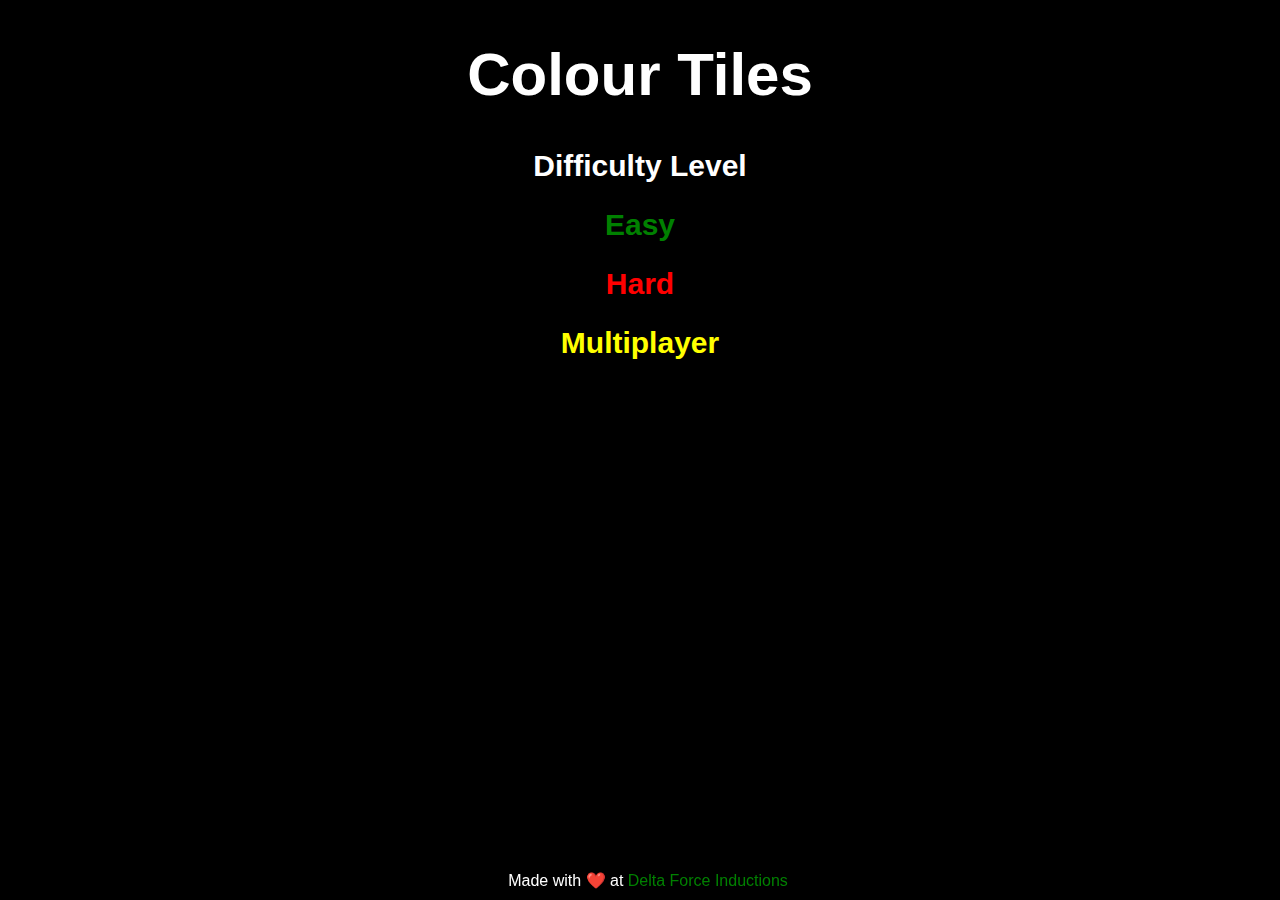
<file: index.html>
<!DOCTYPE html>
<html lang="en" dir="ltr">
  <head>
    <meta meta="" name="viewport" content="width=device-width,initial-scale=1,maximum-scale=1,user-scalable=no" charset="utf-8">
    <title>Colour Tiles</title>
    <link rel="stylesheet" href="styles.css">
  </head>
  <body>
    <h1>Colour Tiles</h1>
    <h2>Difficulty Level</h2>
    <div class="levels">
      <h2 class="easy">Easy</h2>
      <h2 class="hard">Hard</h2>
      <h2 class="multiplayer">Multiplayer</h2>
    </div>
    <footer class="footer">Made with <a class="heart" href="resources/hire-me.jpg">❤️</a> at <span class="delta">Delta Force Inductions</span></footer>
    <script src="app.js" charset="utf-8"></script>
  </body>
</html>
</file>
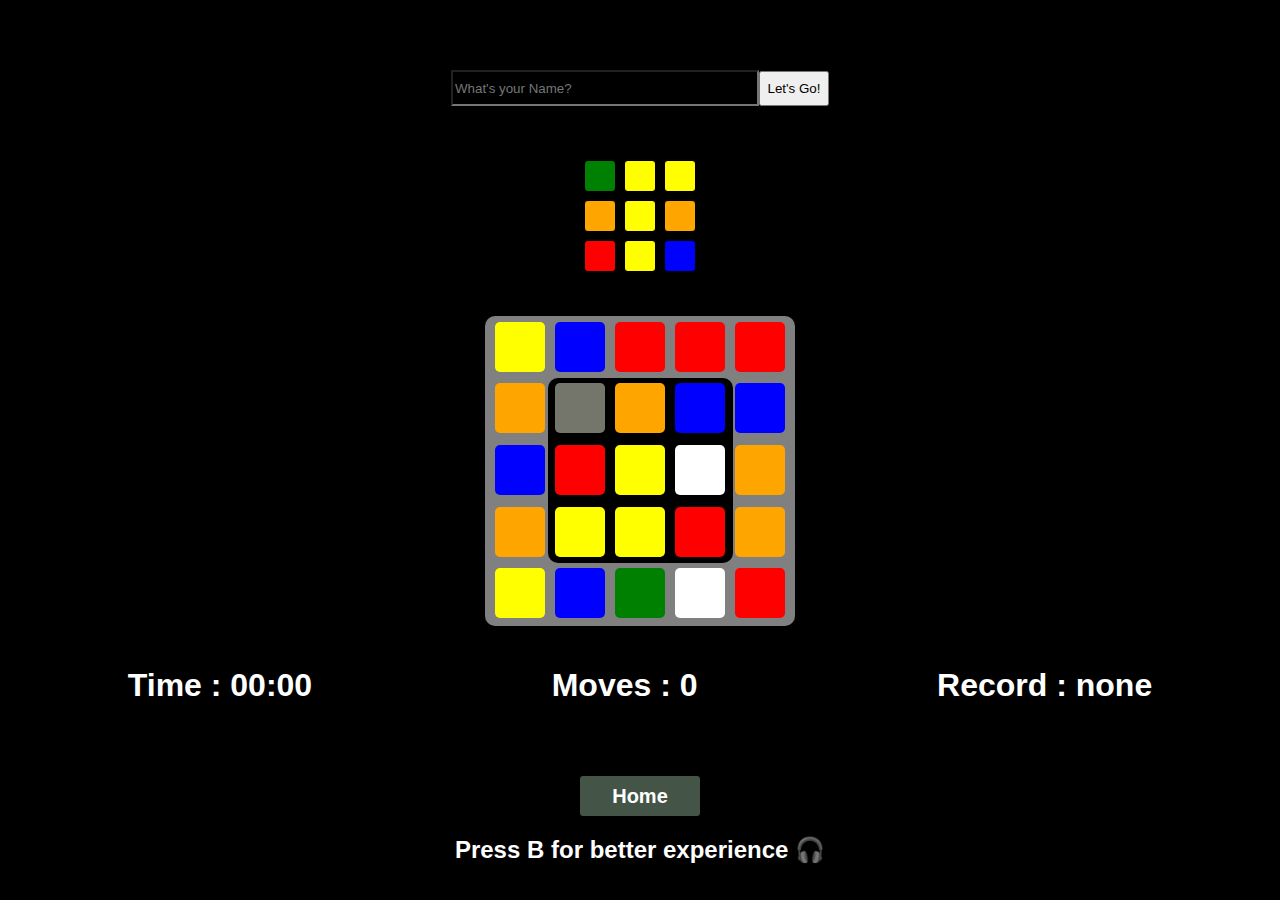
<file: easy/index_easy.html>
<!DOCTYPE html>
<html lang="en" dir="ltr">
  <head>
    <meta meta="" name="viewport" content="width=device-width,initial-scale=1,maximum-scale=1,user-scalable=no" charset="utf-8">
    <title>Colour Tiles - Easy</title>
    <link rel="stylesheet" href="styles_easy.css">
  </head>
  <body>
    <div class="input-div"></div>
    <div class="solution"></div>
    <div class="puzzle"></div>
    <div class="response"></div>
    <div class="score">
      <h1 class="score-time">Time : 00:00</h1>
      <h1 class="score-moves">Moves : 0</h1>
      <h1 class="record">Record : </h1>
    </div>
    <div class="player"></div>
    <audio class="bgm">
      <source src="resources/bgm.mp3" type="audio/mpeg">
    </audio>
    <div class="end-bar">
      <h2 class="home button">Home</h2>
      <h2 class="instruction">Press B for better experience 🎧</h2>
    </div>
    <script src="app_easy.js" charset="utf-8"></script>
  </body>
</html>
</file>
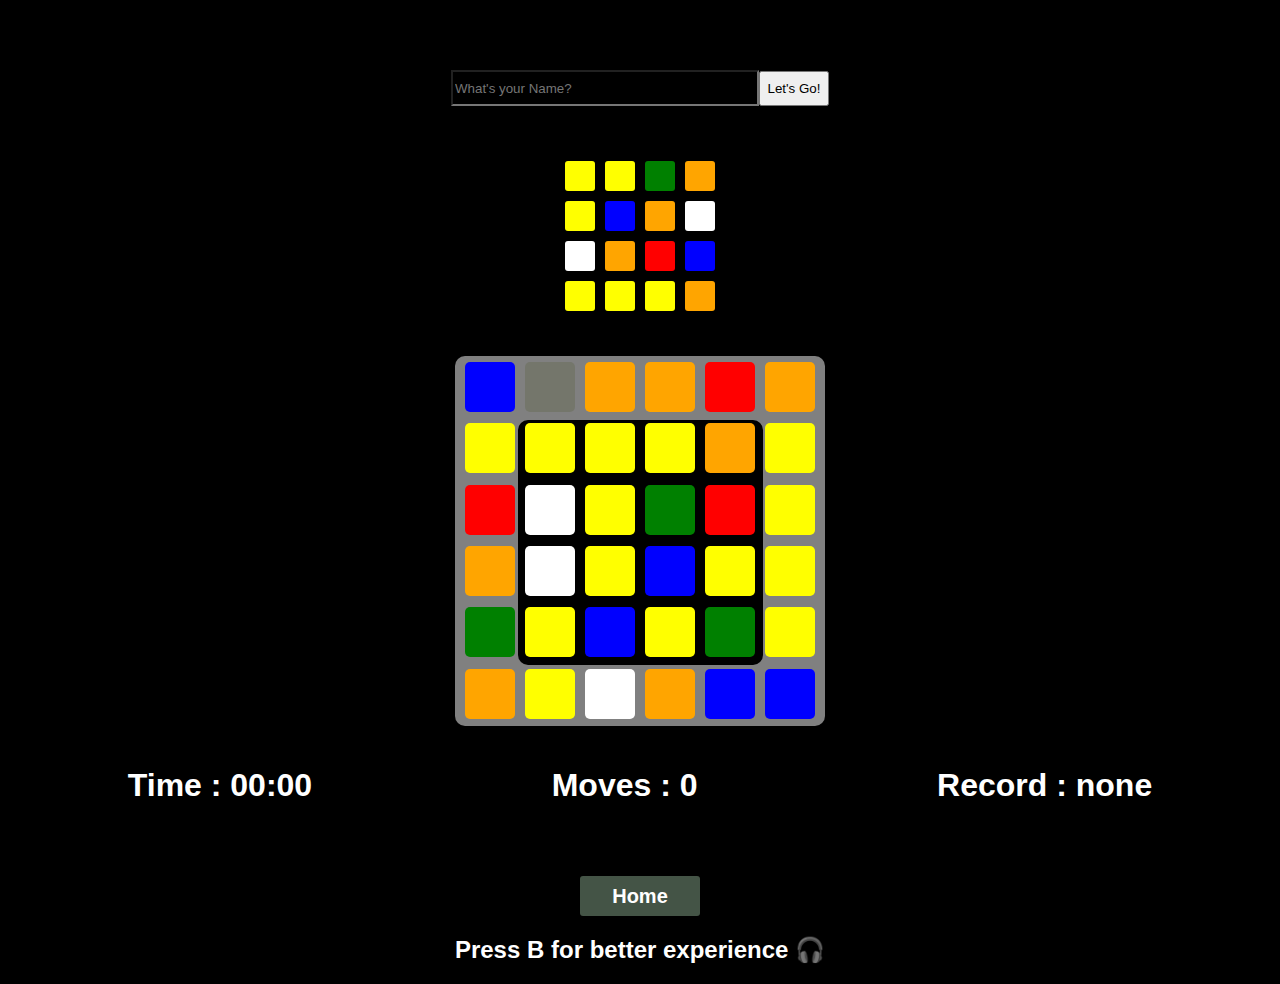
<file: hard/index_hard.html>
<!DOCTYPE html>
<html lang="en" dir="ltr">
  <head>
    <meta meta="" name="viewport" content="width=device-width,initial-scale=1,maximum-scale=1,user-scalable=no" charset="utf-8">
    <title>Colour Tiles - Hard</title>
    <link rel="stylesheet" href="styles_hard.css">
  </head>
  <body>
    <div class="input-div"></div>
    <div class="solution"></div>
    <div class="puzzle"></div>
    <div class="response"></div>
    <div class="score">
      <h1 class="score-time">Time : 00:00</h1>
      <h1 class="score-moves">Moves : 0</h1>
      <h1 class="record">Record : </h1>
    </div>
    <div class="player"></div>
    <audio class="bgm">
      <source src="resources/bgm.mp3" type="audio/mpeg">
    </audio>
    <div class="end-bar">
      <h2 class="home button">Home</h2>
      <h2 class="instruction">Press B for better experience 🎧</h2>
    </div>
    <script src="app_hard.js" charset="utf-8"></script>
  </body>
</html>
</file>
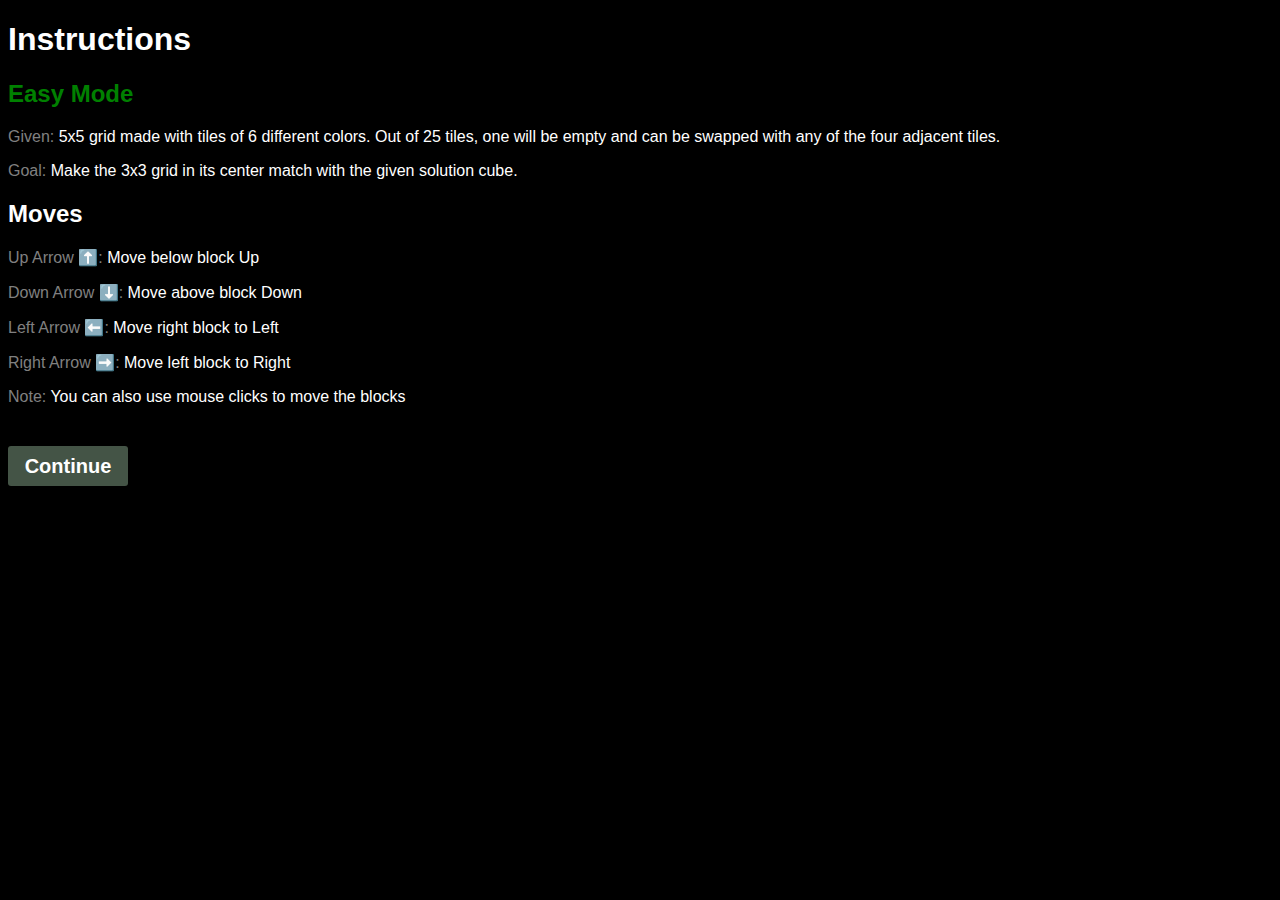
<file: instructions/index_instructions_easy.html>
<!DOCTYPE html>
<html lang="en" dir="ltr">
  <head>
    <meta meta="" name="viewport" content="width=device-width,initial-scale=1,maximum-scale=1,user-scalable=no" charset="utf-8">
    <title></title>
    <link rel="stylesheet" href="styles_instructions_easy.css">
  </head>
  <body>
    <h1>Instructions</h1>
    <h2><span class="easyMode">Easy Mode</span></h2>
    <p><span class="given">Given:</span> 5x5 grid made with tiles of 6 different colors. Out of 25 tiles, one will be empty and can be swapped with any of the four adjacent tiles.</p>
    <p><span class="goal">Goal:</span> Make the 3x3 grid in its center match with the given solution cube. </p>
    <h2>Moves</h2>
    <p><span class="arrow">Up Arrow ⬆️:</span> Move below block Up</p>
    <p><span class="arrow">Down Arrow ⬇️:</span> Move above block Down</p>
    <p><span class="arrow">Left Arrow ⬅️:</span> Move right block to Left</p>
    <p><span class="arrow">Right Arrow ➡️:</span> Move left block to Right</p>
    <p><span class="note">Note:</span> You can also use mouse clicks to move the blocks</p>
    <h2 class="continue">Continue</h2>
    <script src="app_instructions_easy.js" charset="utf-8"></script>
  </body>
</html>
</file>
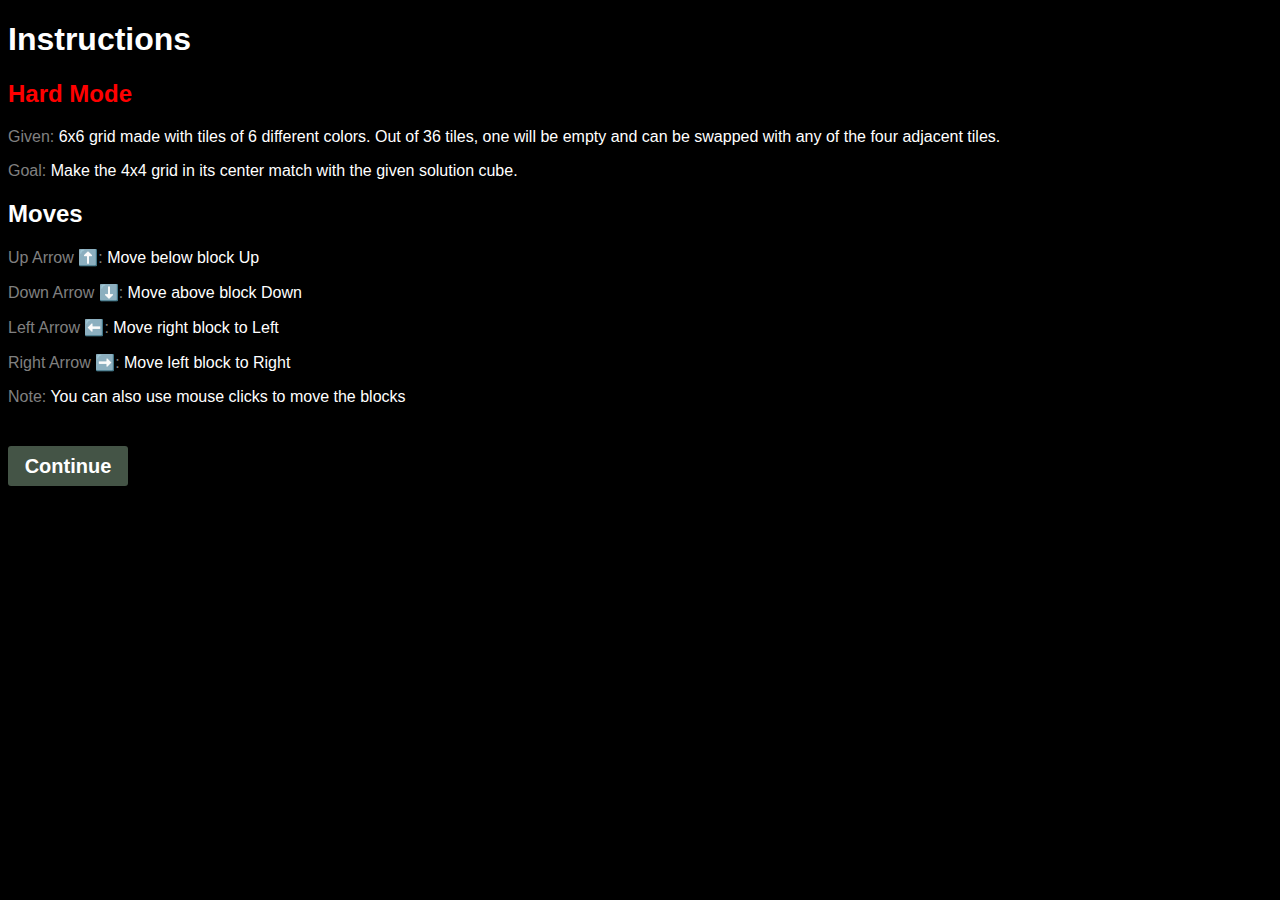
<file: instructions/index_instructions_hard.html>
<!DOCTYPE html>
<html lang="en" dir="ltr">
  <head>
    <meta meta="" name="viewport" content="width=device-width,initial-scale=1,maximum-scale=1,user-scalable=no" charset="utf-8">
    <title></title>
    <link rel="stylesheet" href="styles_instructions_hard.css">
  </head>
  <body>
    <h1>Instructions</h1>
    <h2><span class="hardMode">Hard Mode</span></h2>
    <p><span class="given">Given:</span> 6x6 grid made with tiles of 6 different colors. Out of 36 tiles, one will be empty and can be swapped with any of the four adjacent tiles.</p>
    <p><span class="goal">Goal:</span> Make the 4x4 grid in its center match with the given solution cube. </p>
    <h2>Moves</h2>
    <p><span class="arrow">Up Arrow ⬆️:</span> Move below block Up</p>
    <p><span class="arrow">Down Arrow ⬇️:</span> Move above block Down</p>
    <p><span class="arrow">Left Arrow ⬅️:</span> Move right block to Left</p>
    <p><span class="arrow">Right Arrow ➡️:</span> Move left block to Right</p>
    <p><span class="note">Note:</span> You can also use mouse clicks to move the blocks</p>
    <h2 class="continue">Continue</h2>
    <script src="app_instructions_hard.js" charset="utf-8"></script>
  </body>
</html>
</file>
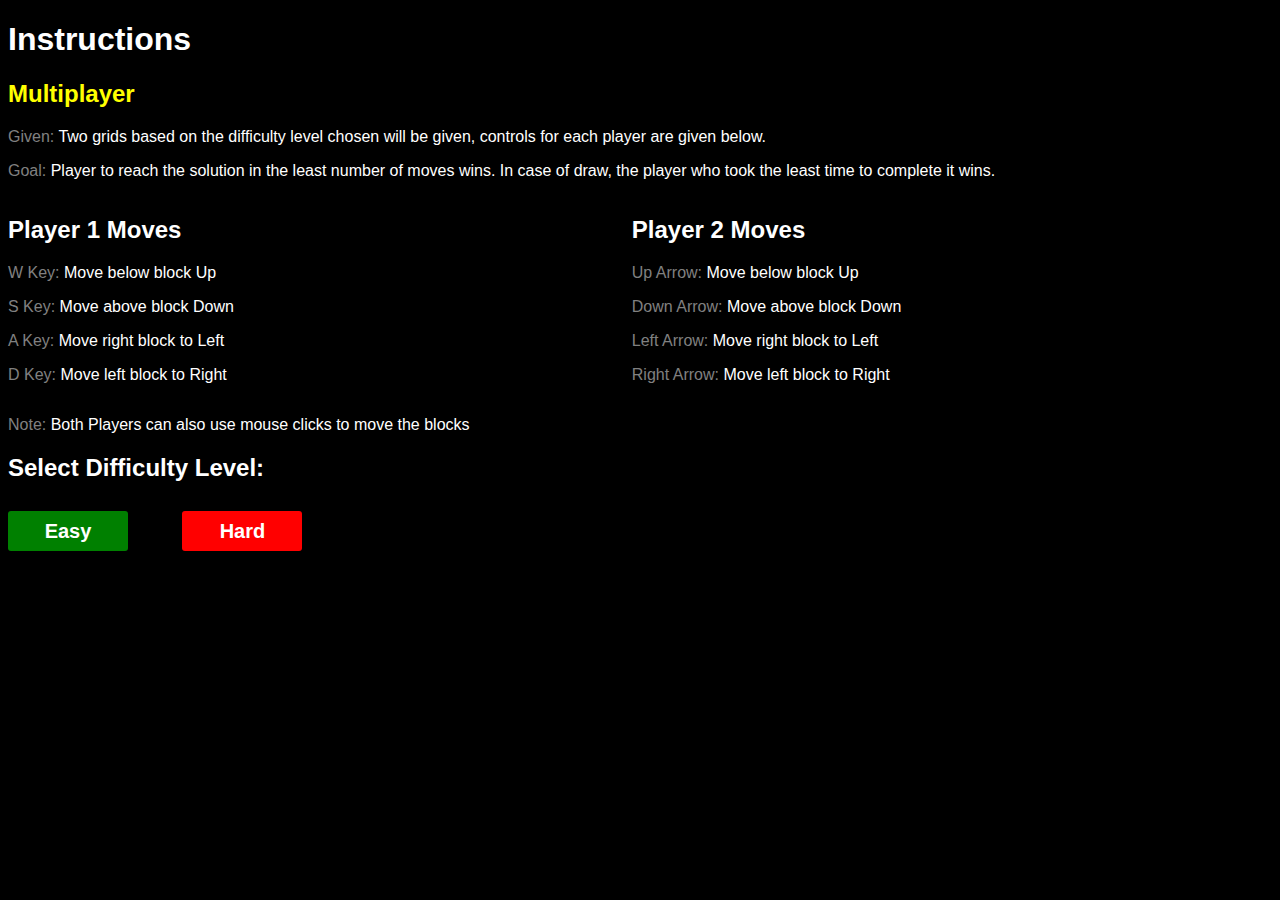
<file: instructions/index_instructions_multi.html>
<!DOCTYPE html>
<html lang="en" dir="ltr">
  <head>
    <meta meta="" name="viewport" content="width=device-width,initial-scale=1,maximum-scale=1,user-scalable=no" charset="utf-8">
    <title></title>
    <link rel="stylesheet" href="styles_instructions_multi.css">
  </head>
  <body>
    <h1>Instructions</h1>
    <h2><span class="multiplayer">Multiplayer</span></h2>
    <p><span class="given">Given:</span> Two grids based on the difficulty level chosen will be given, controls for each player are given below.</p>
    <p><span class="goal">Goal:</span> Player to reach the solution in the least number of moves wins. In case of draw, the player who took the least time to complete it wins. </p>
    <div class="player1">
      <h2>Player 1 Moves</h2>
      <p><span class="arrow">W Key:</span> Move below block Up</p>
      <p><span class="arrow">S Key:</span> Move above block Down</p>
      <p><span class="arrow">A Key:</span> Move right block to Left</p>
      <p><span class="arrow">D Key:</span> Move left block to Right</p>
    </div>
    <div class="player2">
      <h2>Player 2 Moves</h2>
      <p><span class="arrow">Up Arrow:</span> Move below block Up</p>
      <p><span class="arrow">Down Arrow:</span> Move above block Down</p>
      <p><span class="arrow">Left Arrow:</span> Move right block to Left</p>
      <p><span class="arrow">Right Arrow:</span> Move left block to Right</p>
    </div>
    <p><span class="note">Note:</span> Both Players can also use mouse clicks to move the blocks</p>
    <h2>Select Difficulty Level: </h2>
    <div class="choice">
      <h2 class="easy">Easy</h2>
      <h2 class="hard">Hard</h2>
    </div>
    <script src="app_instructions_multi.js" charset="utf-8"></script>
  </body>
</html>
</file>
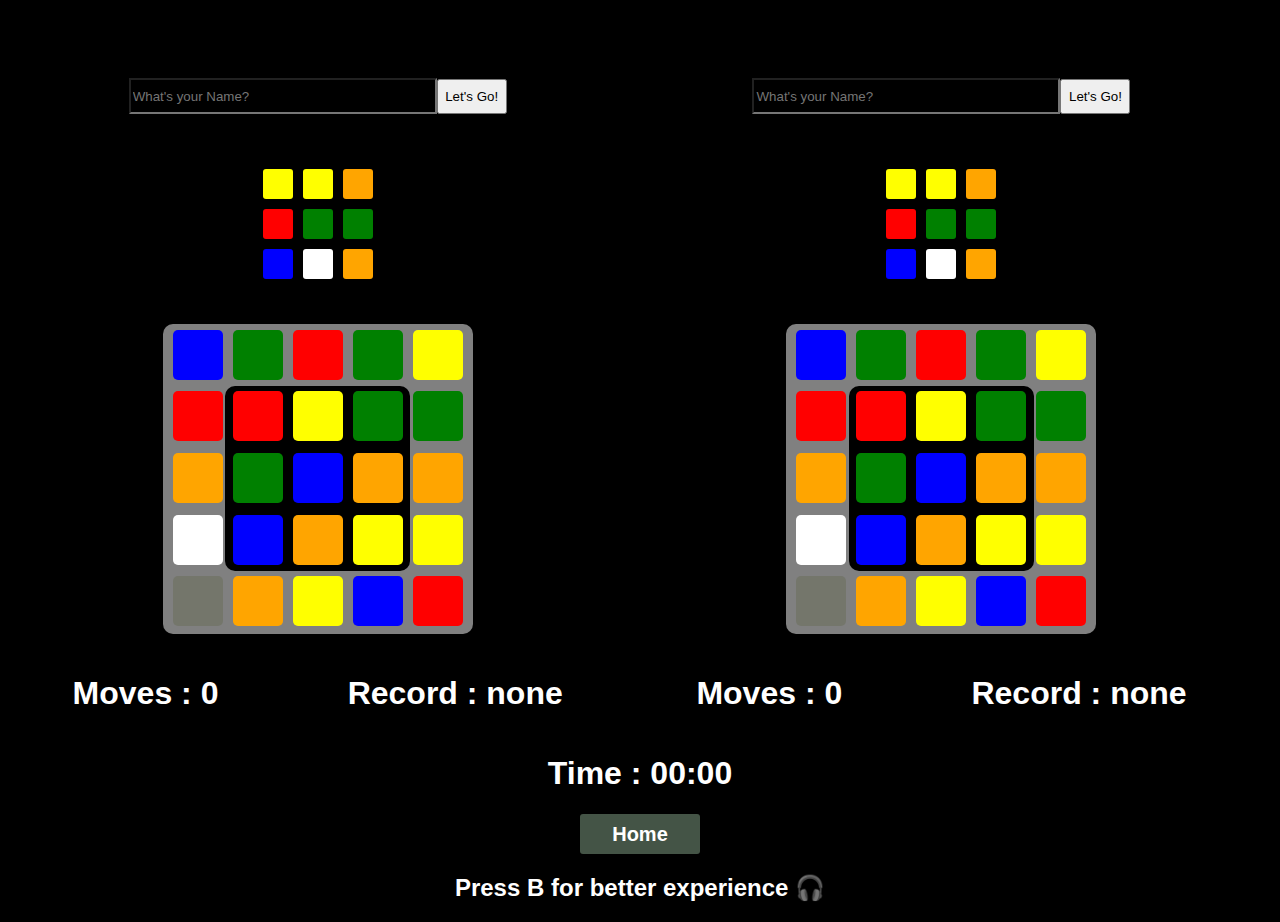
<file: multiplayer easy/index_multi_easy.html>
<!DOCTYPE html>
<html lang="en" dir="ltr">
  <head>
    <meta meta="" name="viewport" content="width=device-width,initial-scale=1,maximum-scale=1,user-scalable=no" charset="utf-8">
    <title>Colour Tiles - Multiplayer</title>
    <link rel="stylesheet" href="styles_multi_easy.css">
  </head>
  <body>
    <div class="player1">
      <div class="input-div"></div>
      <div class="solution"></div>
      <div class="puzzle"></div>
      <div class="response"></div>
      <div class="score">
        <h1 class="score-moves">Moves : 0</h1>
        <h1 class="record">Record : </h1>
      </div>
      <div class="playerName1"></div>
    </div>
    <div class="player2">
      <div class="input-div"></div>
      <div class="solution"></div>
      <div class="puzzle"></div>
      <div class="response"></div>
      <div class="score">
        <h1 class="score-moves">Moves : 0</h1>
        <h1 class="record">Record : </h1>
      </div>
      <div class="playerName2"></div>
    </div>
    <audio class="bgm">
      <source src="resources/bgm.mp3" type="audio/mpeg">
    </audio>
    <h1 class="score-time">Time : 00:00</h1>
    <div class="end-bar">
      <h2 class="home button">Home</h2>
      <h2 class="instruction">Press B for better experience 🎧</h2>
    </div>
    <script src="app_multi_easy.js" charset="utf-8"></script>
  </body>
</html>
</file>
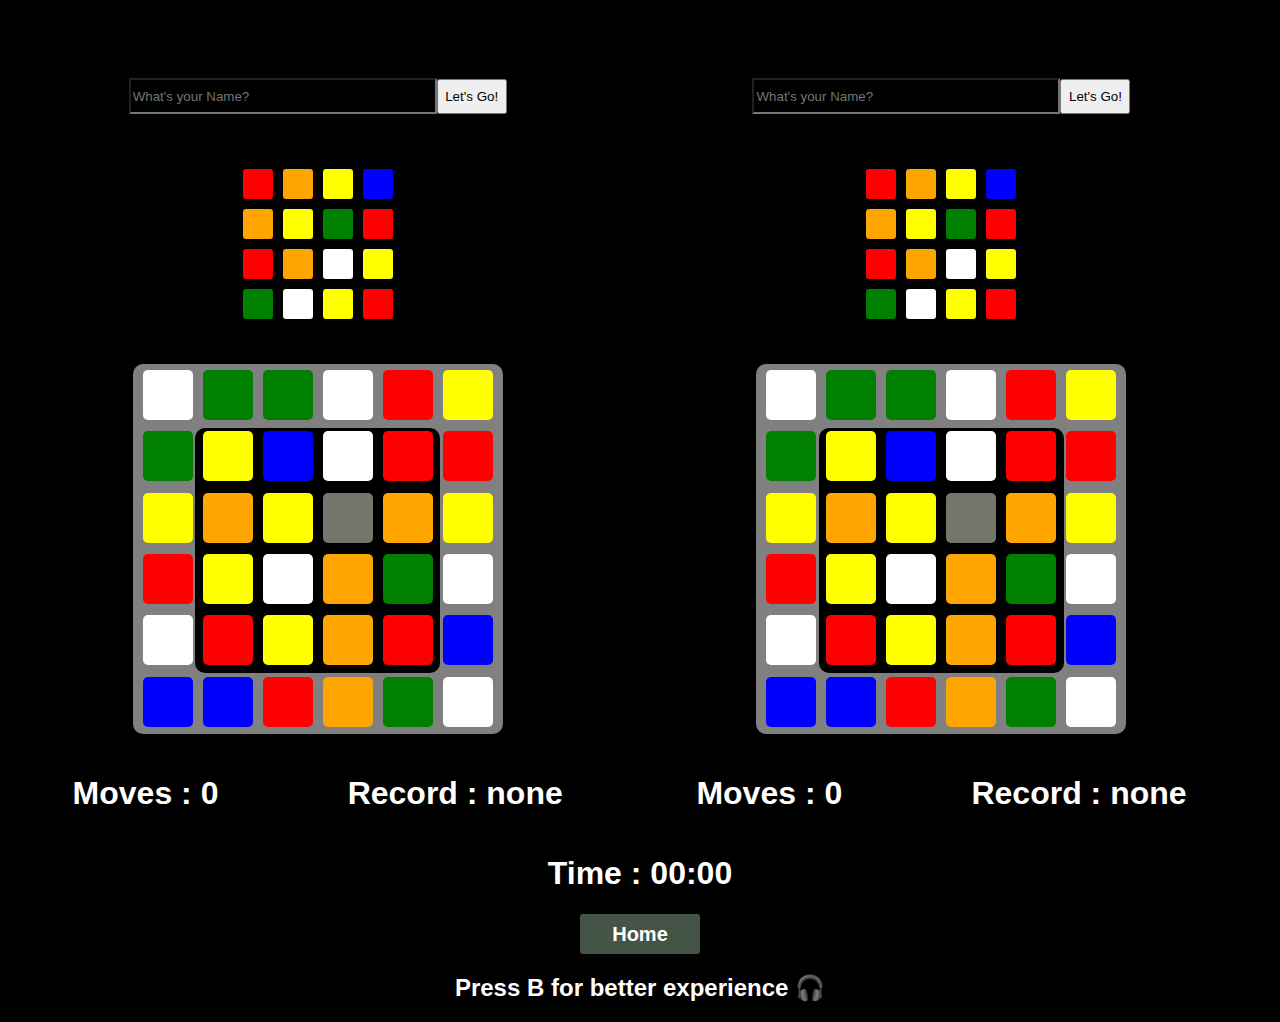
<file: multiplayer hard/index_multi_hard.html>
<!DOCTYPE html>
<html lang="en" dir="ltr">
  <head>
    <meta meta="" name="viewport" content="width=device-width,initial-scale=1,maximum-scale=1,user-scalable=no" charset="utf-8">
    <title>Colour Tiles - Multiplayer</title>
    <link rel="stylesheet" href="styles_multi_hard.css">
  </head>
  <body>
    <div class="player1">
      <div class="input-div"></div>
      <div class="solution"></div>
      <div class="puzzle"></div>
      <div class="response"></div>
      <div class="score">
        <h1 class="score-moves">Moves : 0</h1>
        <h1 class="record">Record : </h1>
      </div>
      <div class="playerName1"></div>
    </div>
    <div class="player2">
      <div class="input-div"></div>
      <div class="solution"></div>
      <div class="puzzle"></div>
      <div class="response"></div>
      <div class="score">
        <h1 class="score-moves">Moves : 0</h1>
        <h1 class="record">Record : </h1>
      </div>
      <div class="playerName2"></div>
    </div>
    <audio class="bgm">
      <source src="resources/bgm.mp3" type="audio/mpeg">
    </audio>
    <h1 class="score-time">Time : 00:00</h1>
    <div class="end-bar">
      <h2 class="home button">Home</h2>
      <h2 class="instruction">Press B for better experience 🎧</h2>
    </div>
    <script src="app_multi_hard.js" charset="utf-8"></script>
  </body>
</html>
</file>
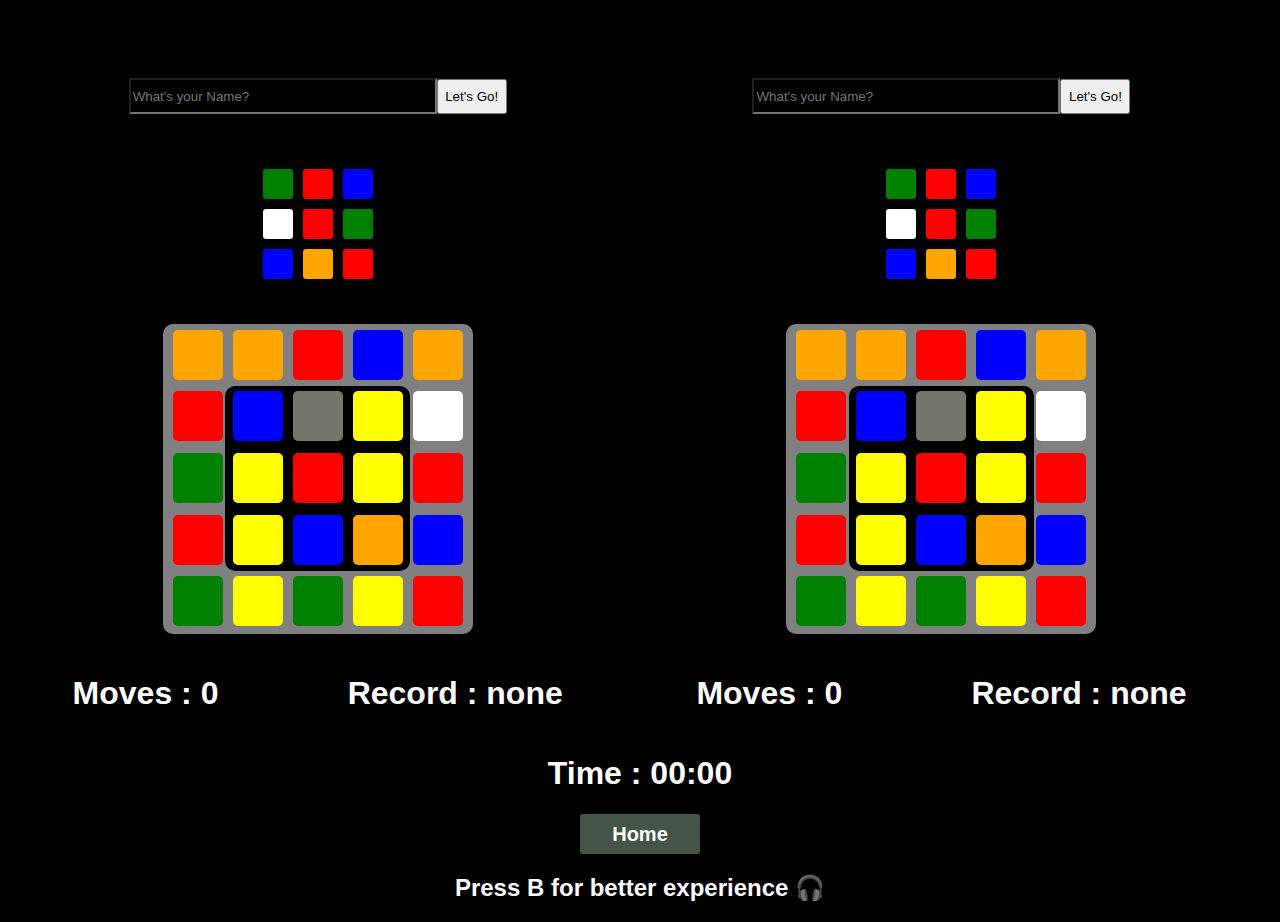
<file: multiplayer/index_multi.html>
<!DOCTYPE html>
<html lang="en" dir="ltr">
  <head>
    <meta meta="" name="viewport" content="width=device-width,initial-scale=1,maximum-scale=1,user-scalable=no" charset="utf-8">
    <title>Colour Tiles - Multiplayer</title>
    <link rel="stylesheet" href="styles_multi.css">
  </head>
  <body>
    <div class="player1">
      <div class="input-div"></div>
      <div class="solution"></div>
      <div class="puzzle"></div>
      <div class="response"></div>
      <div class="score">
        <h1 class="score-moves">Moves : 0</h1>
        <h1 class="record">Record : </h1>
      </div>
      <div class="playerName1"></div>
    </div>
    <div class="player2">
      <div class="input-div"></div>
      <div class="solution"></div>
      <div class="puzzle"></div>
      <div class="response"></div>
      <div class="score">
        <h1 class="score-moves">Moves : 0</h1>
        <h1 class="record">Record : </h1>
      </div>
      <div class="playerName2"></div>
    </div>
    <audio class="bgm">
      <source src="resources/bgm.mp3" type="audio/mpeg">
    </audio>
    <h1 class="score-time">Time : 00:00</h1>
    <div class="end-bar">
      <h2 class="home button">Home</h2>
      <h2 class="instruction">Press B for better experience 🎧</h2>
    </div>
    <script src="app_multi.js" charset="utf-8"></script>
  </body>
</html>
</file>
<file: styles.css>
body {
  background-color: black;
  color: white;
  font-family: 'Open Sans', sans-serif;
}
.easy {
  color: green;
  cursor: pointer;
}
.hard {
  color: red;
  cursor: pointer;
}
.multiplayer {
  color: yellow;
  cursor: pointer;
}
h1 {
  text-align: center;
  font-size: 60px;
}
h2 {
  text-align: center;
  font-size: 30px;
}
.footer {
  position: fixed;
  bottom: 10px;
  text-align: center;
  width: 100%;
}
.delta {
  color: green;
}
.heart {
  text-decoration: none;
}
</file>
<file: easy/styles_easy.css>
body {
  background-color: black;
  color: white;
  font-family: 'Open Sans', sans-serif;
}
.puzzle {
  display: flex;
  flex-wrap: wrap;
  width: 310px;
  height: 310px;
  background-color: grey;
  border-radius: 10px;
  justify-content: center;
  align-items: center;
  margin: 40px auto 20px auto;
}
.square {
  width: 50px;
  height: 50px;
  border-radius: 5px;
  background-color: #74766b;
  margin: 5px;
  z-index: 2;
}
.solution {
  display: flex;
  flex-wrap: wrap;
  width: 120px;
  height: 120px;
  background-color: black;
  border-radius: 5px;
  justify-content: center;
  align-items: center;
  margin: 20px auto 0 auto;
}
.solution div {
  width: 30px;
  height: 30px;
  border-radius: 3px;
  background-color: #EEE4DA;
  margin: 5px;
}
.message {
  color: black;
  margin-top: -400px;
  z-index: 4;
}
.black-box {
  width: 185px;
  height: 185px;
  background-color: black;
  margin-top: -310px;
  border-radius: 10px;
  z-index: 1;
}
.endScreen {
  background-color: yellow;
  width: 310px;
  height: 310px;
  z-index: 4;
  margin-top: -300px;
  opacity: 0.5;
  border-radius: 10px;
}
.endBlackbox {
  margin-top: -300px;
}
.choicebox {
  display: flex;
  flex-wrap: wrap;
  width: 260px;
  z-index: 4;
  justify-content: space-between;
  margin-top: -250px;
}
.home {
  height: 40px;
  width: 120px;
  background-color: #445446;
  border-radius: 3px;
  color: white;
  font-size: 20px;
  text-align: center;
  line-height: 40px;
  cursor: pointer;
}
.tryAgain {
  height: 40px;
  width: 120px;
  background-color: #445446;
  border-radius: 3px;
  color: white;
  font-size: 20px;
  text-align: center;
  line-height: 40px;
  cursor: pointer;
}
.instruction {
  color: white;
}
h1, h2 {
  text-align: center;
}
.score-time, .score-moves, .record {
  display: inline;
}
.score {
  display: flex;
  flex-wrap: wrap;
  justify-content: space-around;
}
.button {
  margin: 0 auto;
}
.input-div {
  text-align: center;
  margin-top: 70px;
  margin-bottom: 50px;
}
.input-div input {
  background-color: black;
  color: white;
  width: 300px;
  height: 30px;
}
.input-div button {
  height: 35px;
  width: 70px;
  cursor: pointer;
}
.player {
  margin-bottom: 50px;
}
</file>
<file: hard/styles_hard.css>
body {
  background-color: black;
  color: white;
  font-family: 'Open Sans', sans-serif;
}
.puzzle {
  display: flex;
  flex-wrap: wrap;
  width: 370px;
  height: 370px;
  background-color: grey;
  border-radius: 10px;
  justify-content: center;
  align-items: center;
  margin: 40px auto 20px auto;
}
.square {
  width: 50px;
  height: 50px;
  border-radius: 5px;
  background-color: #74766b;
  margin: 5px;
  z-index: 2;
}
.solution {
  display: flex;
  flex-wrap: wrap;
  width: 160px;
  height: 160px;
  background-color: black;
  border-radius: 5px;
  justify-content: center;
  align-items: center;
  margin: 20px auto 0 auto;
}
.solution div {
  width: 30px;
  height: 30px;
  border-radius: 3px;
  background-color: #EEE4DA;
  margin: 5px;
}
.message {
  color: black;
  margin-top: -460px;
  z-index: 4;
}
.black-box {
  width: 245px;
  height: 245px;
  background-color: black;
  margin-top: -365px;
  border-radius: 10px;
  z-index: 1;
}
.endScreen {
  background-color: yellow;
  width: 370px;
  height: 370px;
  z-index: 4;
  margin-top: -360px;
  opacity: 0.5;
  border-radius: 10px;
}
.endBlackbox {
  margin-top: -360px;
}
.choicebox {
  display: flex;
  flex-wrap: wrap;
  width: 260px;
  z-index: 4;
  justify-content: space-between;
  margin-top: -310px;
}
.home {
  height: 40px;
  width: 120px;
  background-color: #445446;
  border-radius: 3px;
  color: white;
  font-size: 20px;
  text-align: center;
  line-height: 40px;
  cursor: pointer;
}
.tryAgain {
  height: 40px;
  width: 120px;
  background-color: #445446;
  border-radius: 3px;
  color: white;
  font-size: 20px;
  text-align: center;
  line-height: 40px;
  cursor: pointer;
}
.instruction {
  color: white;
}
.score {
  display: flex;
  flex-wrap: wrap;
  justify-content: space-around;
}
.button {
  margin: 0 auto;
}
.instruction {
  text-align: center;
}
.input-div {
  text-align: center;
  margin-top: 70px;
  margin-bottom: 50px;
}
.input-div input {
  background-color: black;
  color: white;
  width: 300px;
  height: 30px;
}
.input-div button {
  height: 35px;
  width: 70px;
  cursor: pointer;
}
.player {
  margin-bottom: 50px;
  text-align: center;
}
</file>
<file: instructions/styles_instructions_easy.css>
body {
  background-color: black;
  color: white;
  font-family: 'Open Sans', sans-serif;
}
.easyMode {
  color: green;
}
.given, .goal, .arrow, .note {
  color: grey;
}
.continue {
  height: 40px;
  width: 120px;
  background-color: #445446;
  border-radius: 3px;
  color: white;
  font-size: 20px;
  text-align: center;
  line-height: 40px;
  cursor: pointer;
  margin-top: 40px;
}
</file>
<file: instructions/styles_instructions_hard.css>
body {
  background-color: black;
  color: white;
  font-family: 'Open Sans', sans-serif;
}
.hardMode {
  color: red;
}
.given, .goal, .arrow, .note {
  color: grey;
}
.continue {
  height: 40px;
  width: 120px;
  background-color: #445446;
  border-radius: 3px;
  color: white;
  font-size: 20px;
  text-align: center;
  line-height: 40px;
  cursor: pointer;
  margin-top: 40px;
}
</file>
<file: instructions/styles_instructions_multi.css>
body {
  background-color: black;
  color: white;
  font-family: 'Open Sans', sans-serif;
}
.multiplayer {
  color: yellow;
}
.given, .goal, .arrow, .note {
  color: grey;
}
.easy {
  display: inline-block;
  height: 40px;
  width: 120px;
  background-color: green;
  border-radius: 3px;
  color: white;
  font-size: 20px;
  text-align: center;
  line-height: 40px;
  cursor: pointer;
  margin-top: 10px;
  margin-right: 50px;
}

.hard {
  display: inline-block;
  height: 40px;
  width: 120px;
  background-color: red;
  border-radius: 3px;
  color: white;
  font-size: 20px;
  text-align: center;
  line-height: 40px;
  cursor: pointer;
  margin-top: 10px;
}
.player1, .player2 {
  display: inline-block;
  width: 49%;
}
</file>
<file: multiplayer easy/styles_multi_easy.css>
body {
  background-color: black;
  color: white;
  font-family: 'Open Sans', sans-serif;
}
.puzzle {
  display: flex;
  flex-wrap: wrap;
  width: 310px;
  height: 310px;
  background-color: grey;
  border-radius: 10px;
  justify-content: center;
  align-items: center;
  margin: 40px auto 20px auto;
}
.square {
  width: 50px;
  height: 50px;
  border-radius: 5px;
  background-color: #74766b;
  margin: 5px;
  z-index: 2;
}
.solution {
  display: flex;
  flex-wrap: wrap;
  width: 120px;
  height: 120px;
  background-color: black;
  border-radius: 5px;
  justify-content: center;
  align-items: center;
  margin: 20px auto 0 auto;
}
.solution div {
  width: 30px;
  height: 30px;
  border-radius: 3px;
  background-color: #EEE4DA;
  margin: 5px;
}
.message {
  color: black;
  margin-top: -400px;
  z-index: 4;
}
.black-box {
  width: 185px;
  height: 185px;
  background-color: black;
  margin-top: -310px;
  border-radius: 10px;
  z-index: 1;
}
.endScreen {
  background-color: yellow;
  width: 310px;
  height: 310px;
  z-index: 4;
  margin-top: -300px;
  opacity: 0.5;
  border-radius: 10px;
}
.endBlackbox {
  margin-top: -300px;
}
.choicebox {
  display: flex;
  flex-wrap: wrap;
  width: 260px;
  z-index: 4;
  justify-content: space-between;
  margin-top: -250px;
}
.home {
  height: 40px;
  width: 120px;
  background-color: #445446;
  border-radius: 3px;
  color: white;
  font-size: 20px;
  text-align: center;
  line-height: 40px;
  cursor: pointer;
}
.tryAgain {
  height: 40px;
  width: 120px;
  background-color: #445446;
  border-radius: 3px;
  color: white;
  font-size: 20px;
  text-align: center;
  line-height: 40px;
  cursor: pointer;
}
.instruction {
  color: white;
}
h1, h2 {
  text-align: center;
}
.score-moves, .record {
  display: inline;
}
.score {
  display: flex;
  flex-wrap: wrap;
  justify-content: space-around;
}
.button {
  margin: 0 auto;
}
.input-div {
  text-align: center;
  margin-top: 70px;
  margin-bottom: 50px;
}
.input-div input {
  background-color: black;
  color: white;
  width: 300px;
  height: 30px;
}
.input-div button {
  height: 35px;
  width: 70px;
  cursor: pointer;
}
.player {
  margin-bottom: 50px;
}
.player1, .player2 {
  display: inline-block;
  width: 49%;
}
.score-time {
  text-align: center;
}
</file>
<file: multiplayer hard/styles_multi_hard.css>
body {
  background-color: black;
  color: white;
  font-family: 'Open Sans', sans-serif;
}
.puzzle {
  display: flex;
  flex-wrap: wrap;
  width: 370px;
  height: 370px;
  background-color: grey;
  border-radius: 10px;
  justify-content: center;
  align-items: center;
  margin: 40px auto 20px auto;
}
.square {
  width: 50px;
  height: 50px;
  border-radius: 5px;
  background-color: #74766b;
  margin: 5px;
  z-index: 2;
}
.solution {
  display: flex;
  flex-wrap: wrap;
  width: 160px;
  height: 160px;
  background-color: black;
  border-radius: 5px;
  justify-content: center;
  align-items: center;
  margin: 20px auto 0 auto;
}
.solution div {
  width: 30px;
  height: 30px;
  border-radius: 3px;
  background-color: #EEE4DA;
  margin: 5px;
}
.message {
  color: black;
  margin-top: -460px;
  z-index: 4;
}
.black-box {
  width: 245px;
  height: 245px;
  background-color: black;
  margin-top: -365px;
  border-radius: 10px;
  z-index: 1;
}
.endScreen {
  background-color: yellow;
  width: 370px;
  height: 370px;
  z-index: 4;
  margin-top: -360px;
  opacity: 0.5;
  border-radius: 10px;
}
.endBlackbox {
  margin-top: -360px;
}
.choicebox {
  display: flex;
  flex-wrap: wrap;
  width: 260px;
  z-index: 4;
  justify-content: space-between;
  margin-top: -310px;
}
.home {
  height: 40px;
  width: 120px;
  background-color: #445446;
  border-radius: 3px;
  color: white;
  font-size: 20px;
  text-align: center;
  line-height: 40px;
  cursor: pointer;
}
.tryAgain {
  height: 40px;
  width: 120px;
  background-color: #445446;
  border-radius: 3px;
  color: white;
  font-size: 20px;
  text-align: center;
  line-height: 40px;
  cursor: pointer;
}
.instruction {
  color: white;
}
h1, h2 {
  text-align: center;
}
.score-moves, .record {
  display: inline;
}
.score {
  display: flex;
  flex-wrap: wrap;
  justify-content: space-around;
}
.button {
  margin: 0 auto;
}
.input-div {
  text-align: center;
  margin-top: 70px;
  margin-bottom: 50px;
}
.input-div input {
  background-color: black;
  color: white;
  width: 300px;
  height: 30px;
}
.input-div button {
  height: 35px;
  width: 70px;
  cursor: pointer;
}
.player {
  margin-bottom: 50px;
}
.player1, .player2 {
  display: inline-block;
  width: 49%;
}
.score-time {
  text-align: center;
}
</file>
<file: multiplayer/styles_multi.css>
body {
  background-color: black;
  color: white;
  font-family: 'Open Sans', sans-serif;
}
.puzzle {
  display: flex;
  flex-wrap: wrap;
  width: 310px;
  height: 310px;
  background-color: grey;
  border-radius: 10px;
  justify-content: center;
  align-items: center;
  margin: 40px auto 20px auto;
}
.square {
  width: 50px;
  height: 50px;
  border-radius: 5px;
  background-color: #74766b;
  margin: 5px;
  z-index: 2;
}
.solution {
  display: flex;
  flex-wrap: wrap;
  width: 120px;
  height: 120px;
  background-color: black;
  border-radius: 5px;
  justify-content: center;
  align-items: center;
  margin: 20px auto 0 auto;
}
.solution div {
  width: 30px;
  height: 30px;
  border-radius: 3px;
  background-color: #EEE4DA;
  margin: 5px;
}
.message {
  color: black;
  margin-top: -400px;
  z-index: 4;
}
.black-box {
  width: 185px;
  height: 185px;
  background-color: black;
  margin-top: -310px;
  border-radius: 10px;
  z-index: 1;
}
.endScreen {
  background-color: yellow;
  width: 310px;
  height: 310px;
  z-index: 4;
  margin-top: -300px;
  opacity: 0.5;
  border-radius: 10px;
}
.endBlackbox {
  margin-top: -300px;
}
.choicebox {
  display: flex;
  flex-wrap: wrap;
  width: 260px;
  z-index: 4;
  justify-content: space-between;
  margin-top: -250px;
}
.home {
  height: 40px;
  width: 120px;
  background-color: #445446;
  border-radius: 3px;
  color: white;
  font-size: 20px;
  text-align: center;
  line-height: 40px;
  cursor: pointer;
}
.tryAgain {
  height: 40px;
  width: 120px;
  background-color: #445446;
  border-radius: 3px;
  color: white;
  font-size: 20px;
  text-align: center;
  line-height: 40px;
  cursor: pointer;
}
.instruction {
  color: white;
}
h1, h2 {
  text-align: center;
}
.score-moves, .record {
  display: inline;
}
.score {
  display: flex;
  flex-wrap: wrap;
  justify-content: space-around;
}
.button {
  margin: 0 auto;
}
.input-div {
  text-align: center;
  margin-top: 70px;
  margin-bottom: 50px;
}
.input-div input {
  background-color: black;
  color: white;
  width: 300px;
  height: 30px;
}
.input-div button {
  height: 35px;
  width: 70px;
  cursor: pointer;
}
.player {
  margin-bottom: 50px;
}
.player1, .player2 {
  display: inline-block;
  width: 49%;
}
.score-time {
  text-align: center;
}
</file>
